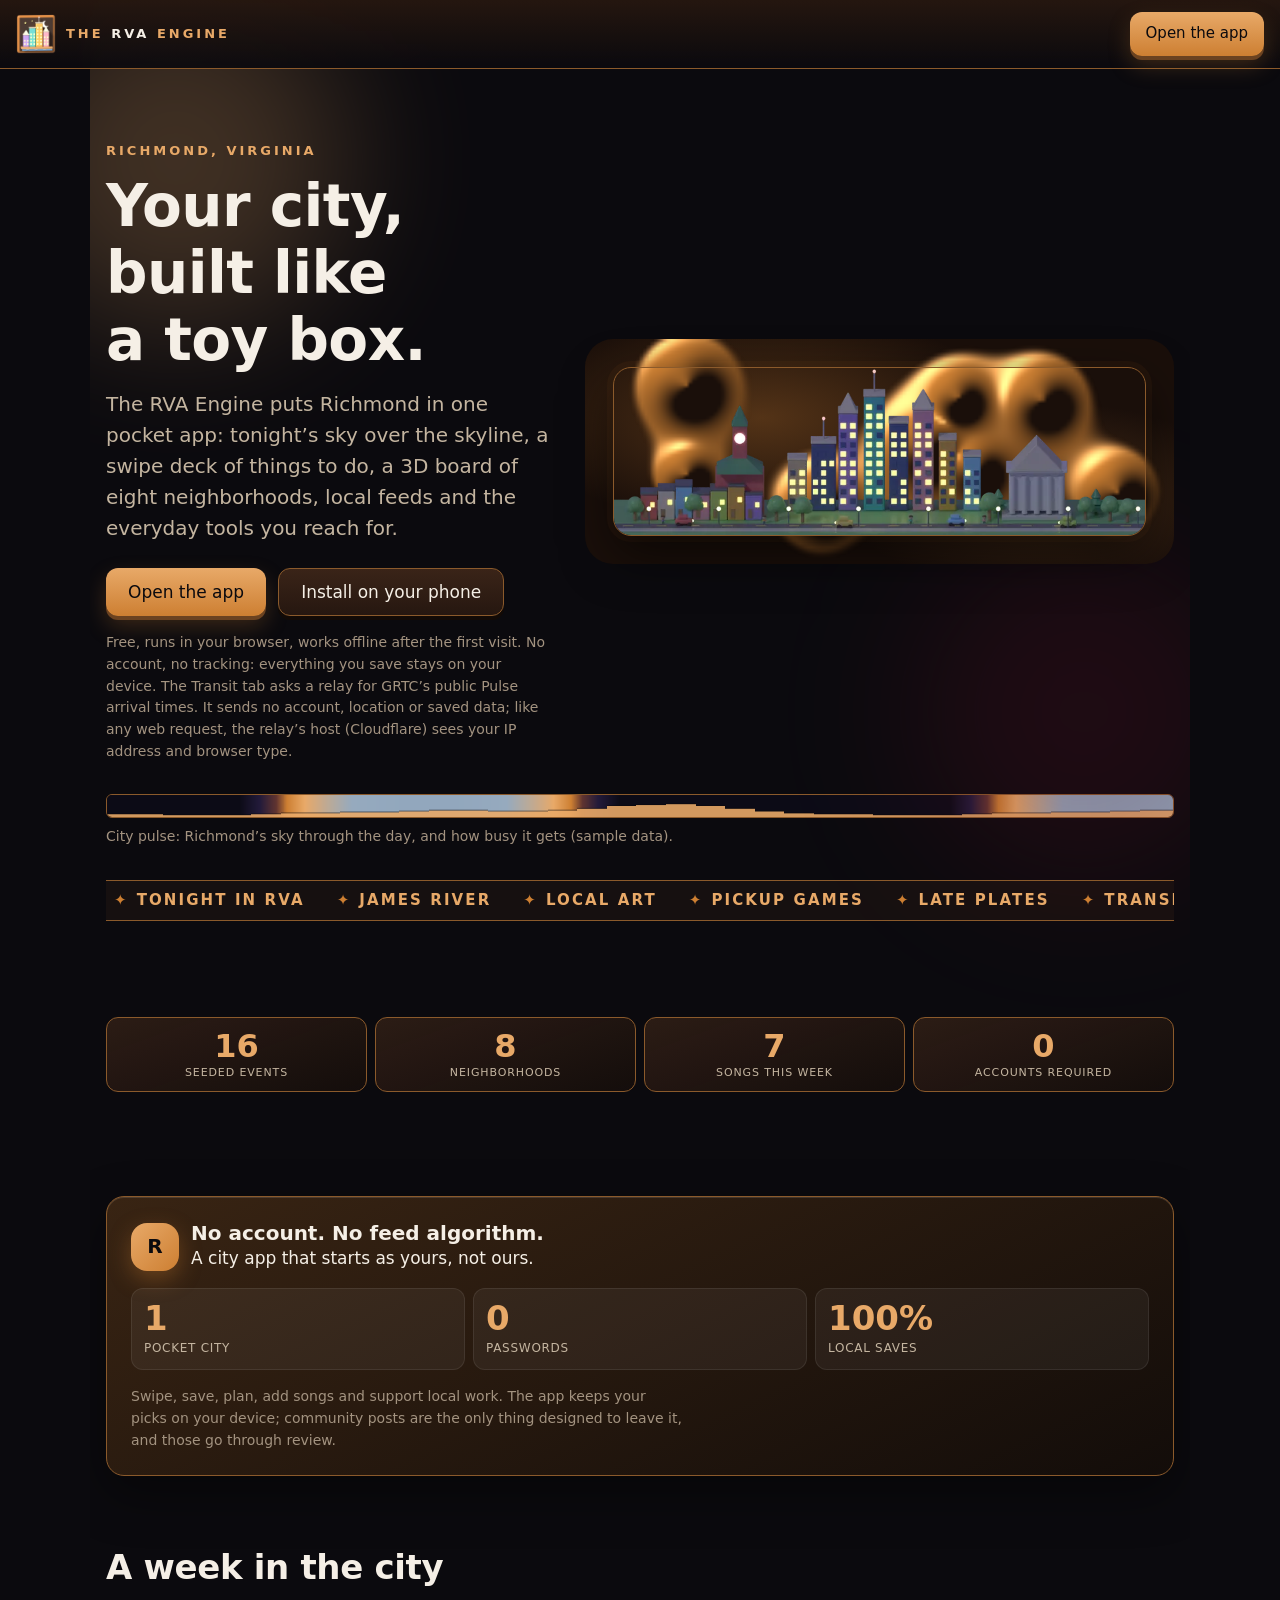
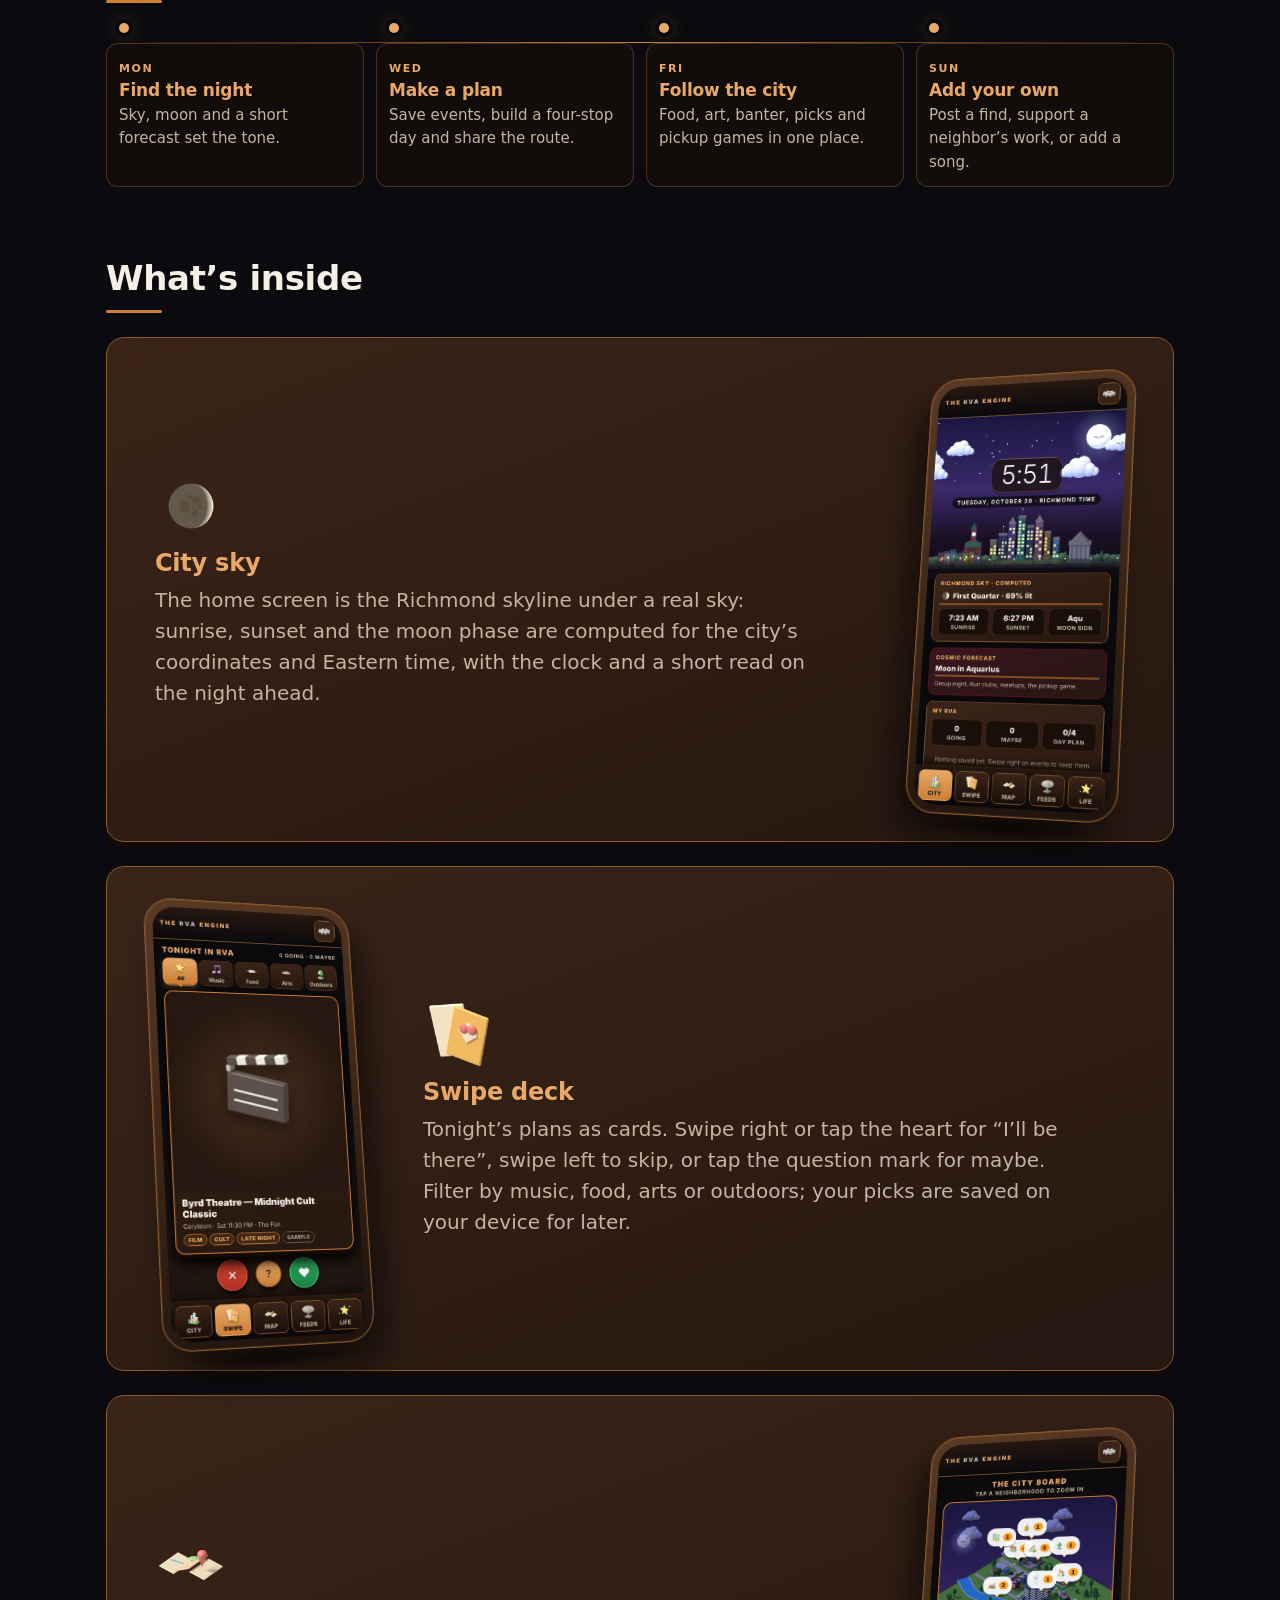
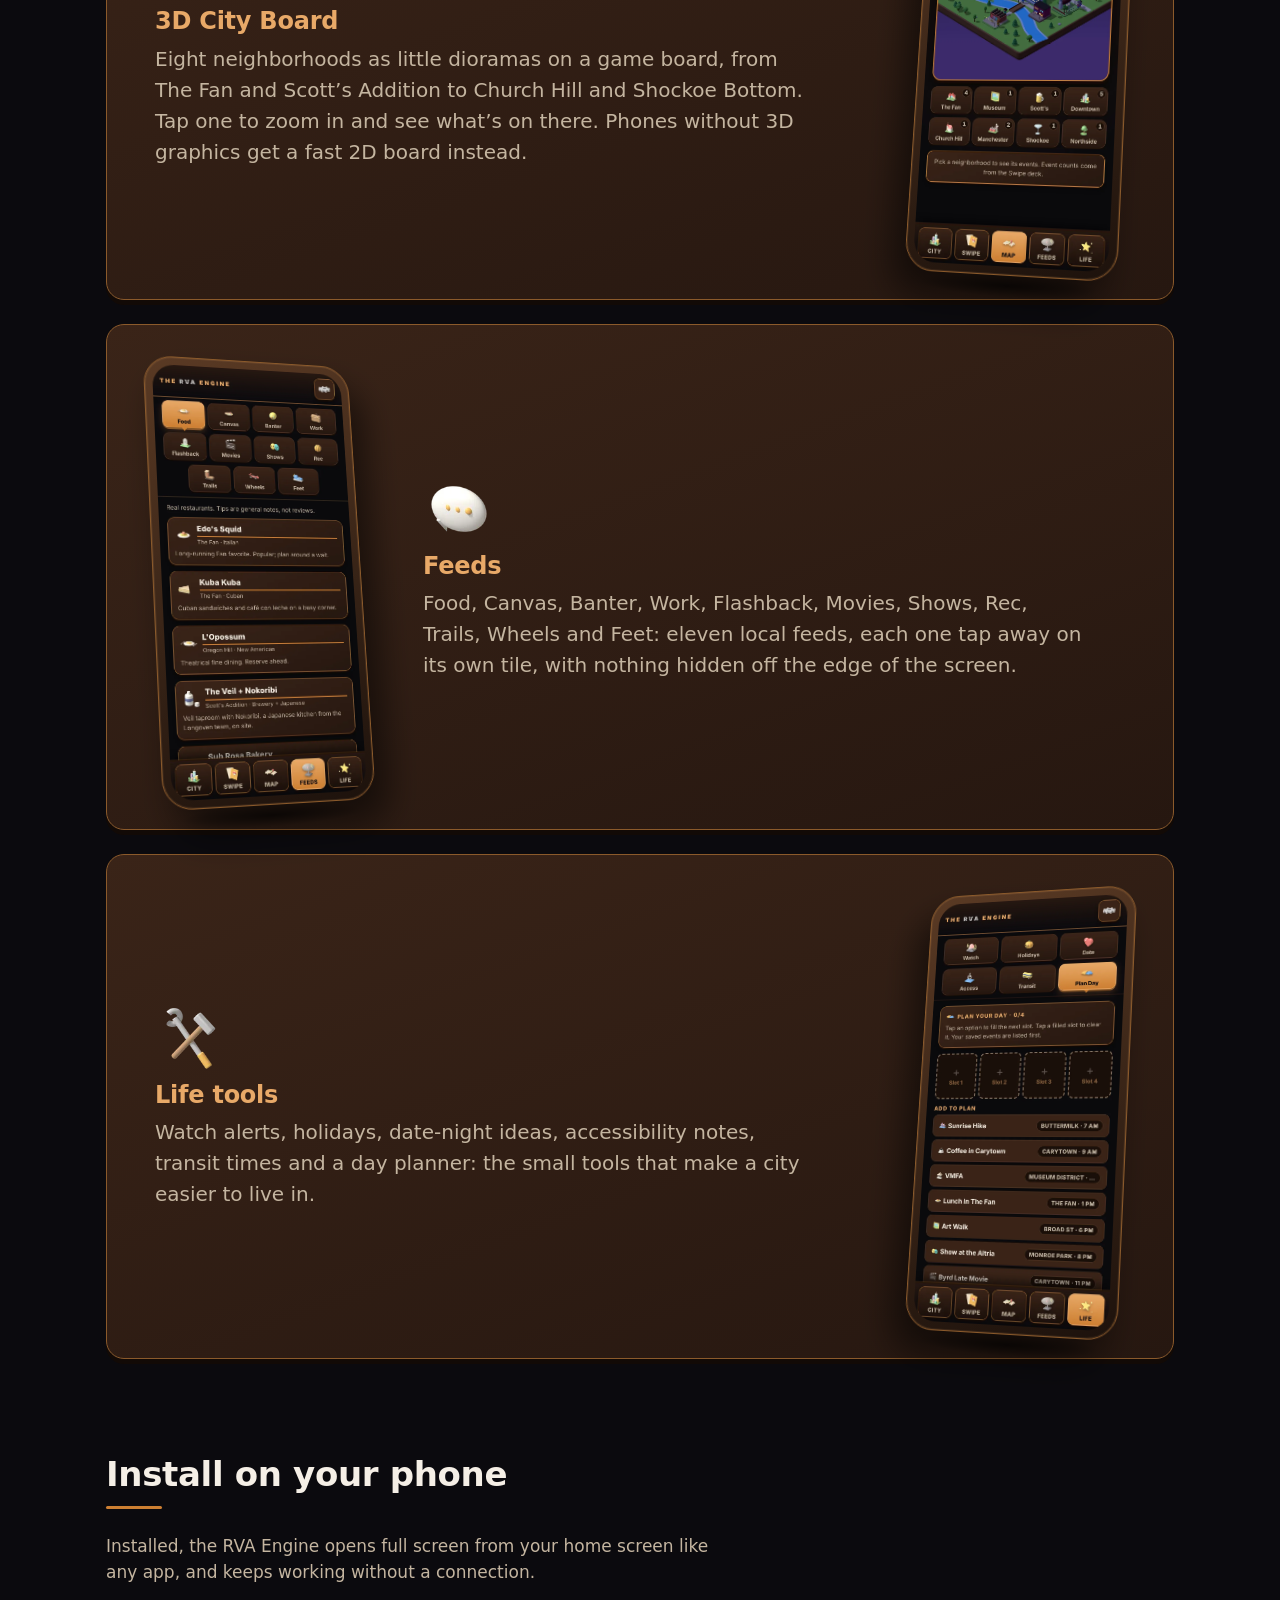
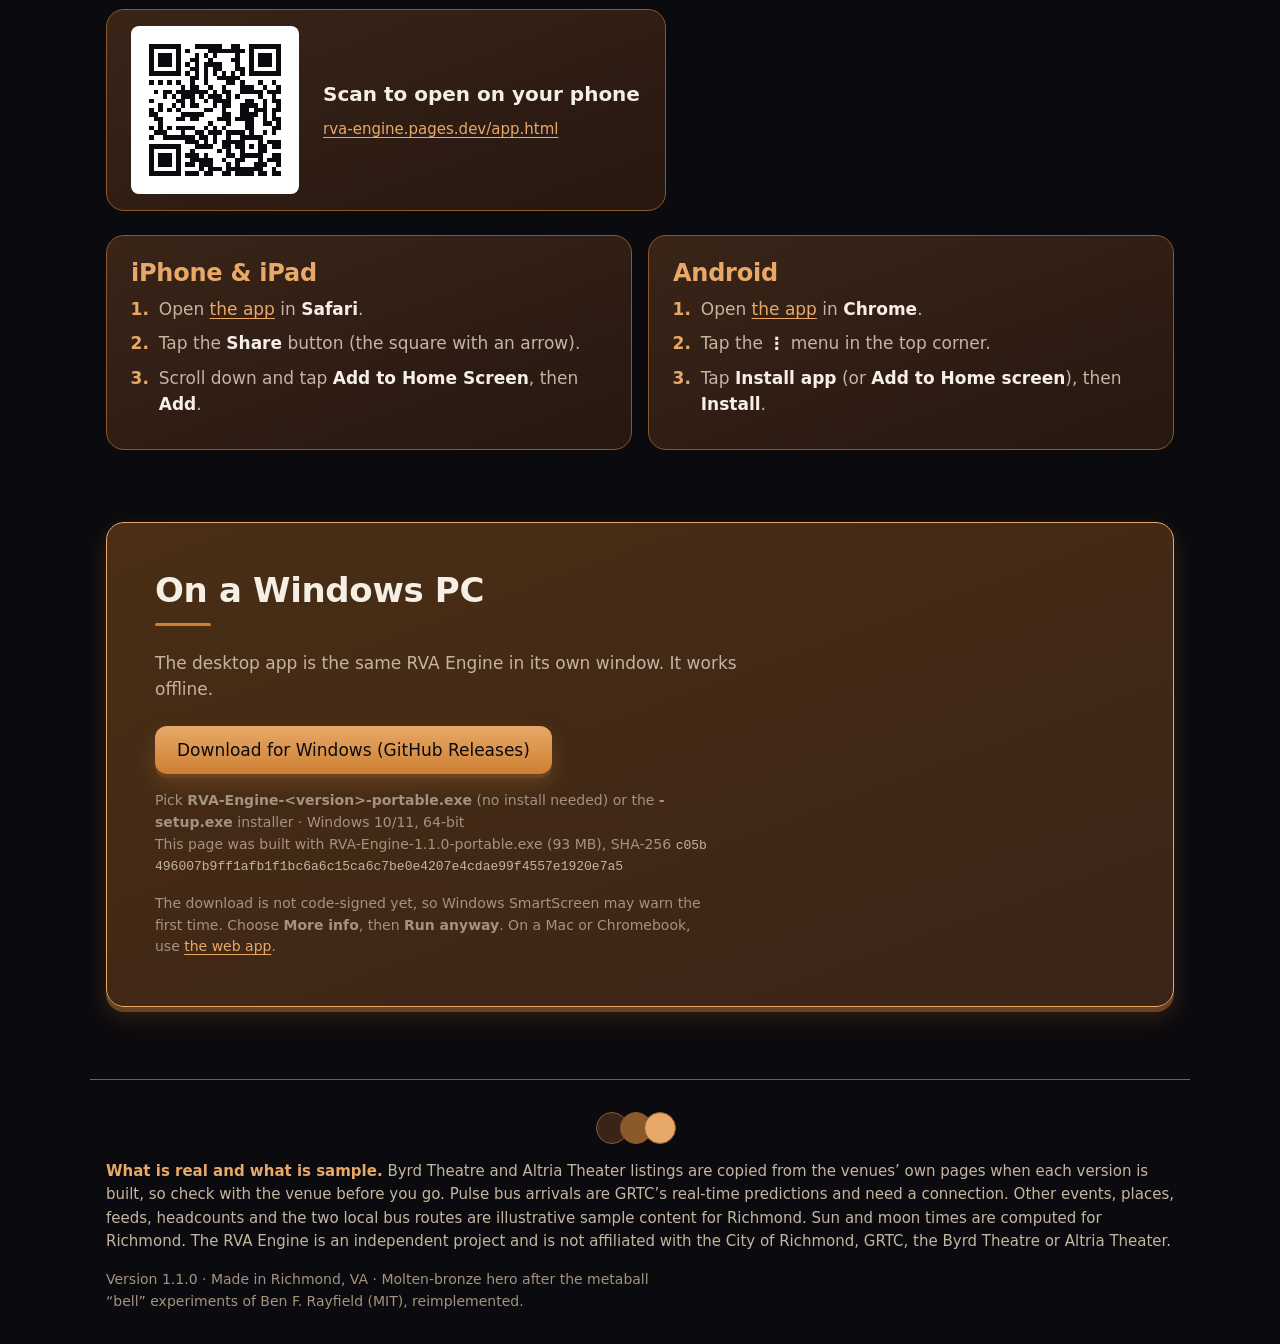
<file: index.html>
<!doctype html>
<html lang="en">
<head>
<meta charset="utf-8">
<meta name="viewport" content="width=device-width,initial-scale=1,viewport-fit=cover">
<title>The RVA Engine</title>
<meta name="description" content="Richmond, VA in one pocket app: a live sun-and-moon city sky, a swipe deck of things to do tonight, a 3D board of eight neighborhoods, local feeds and everyday life tools.">
<meta name="theme-color" content="#0B0A0E">
<meta name="color-scheme" content="dark">
<link rel="stylesheet" href="site.css">
<link rel="manifest" href="manifest.webmanifest">
<link rel="icon" href="favicon.ico" sizes="16x16 32x32 48x48">
<link rel="icon" type="image/png" sizes="192x192" href="icons/icon-192.png">
<link rel="apple-touch-icon" href="icons/apple-touch-icon.png">
<meta name="apple-mobile-web-app-capable" content="yes">
<meta name="mobile-web-app-capable" content="yes">
<meta name="apple-mobile-web-app-title" content="RVA Engine">
<meta name="apple-mobile-web-app-status-bar-style" content="black-translucent">
<meta property="og:type" content="website">
<meta property="og:site_name" content="The RVA Engine">
<meta property="og:title" content="The RVA Engine">
<meta property="og:description" content="Richmond, VA in one pocket app: a live sun-and-moon city sky, a swipe deck of things to do tonight, a 3D board of eight neighborhoods, local feeds and everyday life tools.">
<meta property="og:url" content="https://rva-engine.pages.dev/">
<link rel="canonical" href="https://rva-engine.pages.dev/">
<meta property="og:image" content="https://rva-engine.pages.dev/img/og-card.png">
<meta property="og:image:width" content="1200"><meta property="og:image:height" content="630">
<meta property="og:image:alt" content="A toy-3D Richmond skyline at night with The RVA Engine badge">
<meta name="twitter:card" content="summary_large_image">
<meta name="twitter:title" content="The RVA Engine">
<meta name="twitter:description" content="Richmond, VA in one pocket app: a live sun-and-moon city sky, a swipe deck of things to do tonight, a 3D board of eight neighborhoods, local feeds and everyday life tools.">
<meta name="twitter:image" content="https://rva-engine.pages.dev/img/og-card.png">
</head>
<body>
<a class="skip" href="#main">Skip to content</a>
<header class="bar">
  <a class="logo" href="./" aria-label="The RVA Engine home"><img src="icons/icon-192.png" width="40" height="40" alt=""><span>The <b>RVA</b> Engine</span></a>
  <a class="btn sm" href="app.html">Open the app</a>
</header>

<main id="main">
  <section class="hero">
    <div class="hero-glow hero-glow-a" aria-hidden="true"></div>
    <div class="hero-glow hero-glow-b" aria-hidden="true"></div>
    <div class="hero-copy">
      <p class="eyebrow">Richmond, Virginia</p>
      <h1>Your city, built like a toy box.</h1>
      <p class="lede">The RVA Engine puts Richmond in one pocket app: tonight&rsquo;s sky over the skyline, a swipe deck of things to do, a 3D board of eight neighborhoods, local feeds and the everyday tools you reach for.</p>
      <div class="ctas">
        <a class="btn" href="app.html">Open the app</a>
        <a class="btn ghost" href="#install">Install on your phone</a>
      </div>
      <p class="fine">Free, runs in your browser, works offline after the first visit. No account, no tracking: everything you save stays on your device. The Transit tab asks a relay for GRTC&rsquo;s public Pulse arrival times. It sends no account, location or saved data; like any web request, the relay&rsquo;s host (Cloudflare) sees your IP address and browser type.</p>
    </div>
    <div class="hero-art">
      <canvas class="molten" width="160" height="90" aria-hidden="true"></canvas>
      <picture>
        <source type="image/webp" srcset="img/skyline-night-800.webp 800w, img/skyline-night-1600.webp 1600w" sizes="(min-width: 960px) 560px, 100vw">
        <img src="img/skyline-night-800.webp" width="800" height="251" alt="A toy-3D Richmond skyline at night beside the James River, rendered in Blender">
      </picture>
    </div>
  </section>

  <figure class="pulse">
    <canvas id="pulse" height="24" role="img" aria-label="City pulse: Richmond's sky color through the day, with bronze bars for how busy each hour gets (sample data)"></canvas>
    <figcaption>City pulse: Richmond&rsquo;s sky through the day, and how busy it gets (sample data).</figcaption>
  </figure>

  <div class="marquee" aria-label="What the RVA Engine covers">
    <div class="marquee-track">
      <span>TONIGHT IN RVA</span><span>JAMES RIVER</span><span>LOCAL ART</span><span>PICKUP GAMES</span><span>LATE PLATES</span><span>TRANSIT</span><span>RICHMOND HISTORY</span>
      <span>TONIGHT IN RVA</span><span>JAMES RIVER</span><span>LOCAL ART</span><span>PICKUP GAMES</span><span>LATE PLATES</span><span>TRANSIT</span><span>RICHMOND HISTORY</span>
    </div>
  </div>

  <section class="stats" aria-label="RVA Engine at a glance">
    <div class="stat"><b class="stat-n">16</b><span>seeded events</span></div>
    <div class="stat"><b class="stat-n">8</b><span>neighborhoods</span></div>
    <div class="stat"><b class="stat-n">7</b><span>songs this week</span></div>
    <div class="stat"><b class="stat-n">0</b><span>accounts required</span></div>
  </section>

  <section class="no-account" aria-labelledby="noacct">
    <div class="noacct-card">
      <div class="profile-head"><div class="profile-avatar" aria-hidden="true">R</div><div class="grow"><div class="profile-name">No account. No feed algorithm.</div><div class="den t-2xs">A city app that starts as yours, not ours.</div></div></div>
      <div class="profile-stats"><div><b>1</b><span>pocket city</span></div><div><b>0</b><span>passwords</span></div><div><b>100%</b><span>local saves</span></div></div>
      <p class="fine">Swipe, save, plan, add songs and support local work. The app keeps your picks on your device; community posts are the only thing designed to leave it, and those go through review.</p>
    </div>
  </section>

  <section class="timeline" aria-labelledby="week">
    <h2 id="week">A week in the city</h2>
    <div class="timeline-track">
      <article class="timeline-item"><span class="tl-dot" aria-hidden="true"></span><p class="tl-day">MON</p><h3>Find the night</h3><p>Sky, moon and a short forecast set the tone.</p></article>
      <article class="timeline-item"><span class="tl-dot" aria-hidden="true"></span><p class="tl-day">WED</p><h3>Make a plan</h3><p>Save events, build a four-stop day and share the route.</p></article>
      <article class="timeline-item"><span class="tl-dot" aria-hidden="true"></span><p class="tl-day">FRI</p><h3>Follow the city</h3><p>Food, art, banter, picks and pickup games in one place.</p></article>
      <article class="timeline-item"><span class="tl-dot" aria-hidden="true"></span><p class="tl-day">SUN</p><h3>Add your own</h3><p>Post a find, support a neighbor’s work, or add a song.</p></article>
    </div>
  </section>



  <section class="features" aria-labelledby="what">
    <h2 id="what">What&rsquo;s inside</h2>
    <div class="feature">
      <div class="f-copy"><img class="f-ic" src="img/ic-sky.webp" width="56" height="56" alt=""><h3>City sky</h3>
        <p>The home screen is the Richmond skyline under a real sky: sunrise, sunset and the moon phase are computed for the city&rsquo;s coordinates and Eastern time, with the clock and a short read on the night ahead.</p></div>
      <figure class="phone"><img src="img/shot-home.webp" width="390" height="844" loading="lazy" decoding="async" alt="Home screen: the Richmond skyline under the live sun and moon, with the clock and tonight&#x27;s sky"></figure>
    </div>
    <div class="feature">
      <div class="f-copy"><img class="f-ic" src="img/ic-swipe.webp" width="56" height="56" alt=""><h3>Swipe deck</h3>
        <p>Tonight&rsquo;s plans as cards. Swipe right or tap the heart for &ldquo;I&rsquo;ll be there&rdquo;, swipe left to skip, or tap the question mark for maybe. Filter by music, food, arts or outdoors; your picks are saved on your device for later.</p></div>
      <figure class="phone"><img src="img/shot-swipe.webp" width="390" height="844" loading="lazy" decoding="async" alt="Swipe screen: an event card with yes, maybe and no buttons"></figure>
    </div>
    <div class="feature">
      <div class="f-copy"><img class="f-ic" src="img/ic-map.webp" width="56" height="56" alt=""><h3>3D City Board</h3>
        <p>Eight neighborhoods as little dioramas on a game board, from The Fan and Scott&rsquo;s Addition to Church Hill and Shockoe Bottom. Tap one to zoom in and see what&rsquo;s on there. Phones without 3D graphics get a fast 2D board instead.</p></div>
      <figure class="phone"><img src="img/shot-map.webp" width="390" height="844" loading="lazy" decoding="async" alt="Map screen: eight toy-3D neighborhood dioramas on a board"></figure>
    </div>
    <div class="feature">
      <div class="f-copy"><img class="f-ic" src="img/ic-feeds.webp" width="56" height="56" alt=""><h3>Feeds</h3>
        <p>Food, Canvas, Banter, Work, Flashback, Movies, Shows, Rec, Trails, Wheels and Feet: eleven local feeds, each one tap away on its own tile, with nothing hidden off the edge of the screen.</p></div>
      <figure class="phone"><img src="img/shot-feeds.webp" width="390" height="844" loading="lazy" decoding="async" alt="Feeds screen: food, art and local news tiles"></figure>
    </div>
    <div class="feature">
      <div class="f-copy"><img class="f-ic" src="img/ic-life.webp" width="56" height="56" alt=""><h3>Life tools</h3>
        <p>Watch alerts, holidays, date-night ideas, accessibility notes, transit times and a day planner: the small tools that make a city easier to live in.</p></div>
      <figure class="phone"><img src="img/shot-life.webp" width="390" height="844" loading="lazy" decoding="async" alt="Life screen: holidays, transit, accessibility and plan tools"></figure>
    </div>
  </section>

  <section id="install" class="install" aria-labelledby="inst">
    <h2 id="inst">Install on your phone</h2>
    <p class="lede sm">Installed, the RVA Engine opens full screen from your home screen like any app, and keeps working without a connection.</p>
    <p class="native" hidden><button class="btn" type="button" id="installBtn">Install the app</button></p>
    <figure class="qr"><svg class="qr-code" viewBox="0 0 37 37" width="168" height="168" role="img" aria-labelledby="qrT" shape-rendering="crispEdges"><title id="qrT">QR code for the app</title><rect width="37" height="37" fill="#fff"/><path fill="#0B0A0E" d="M4 4h7v1h-7zM14 4h6v1h-6zM22 4h2v1h-2zM26 4h7v1h-7zM4 5h1v1h-1zM10 5h1v1h-1zM12 5h1v1h-1zM17 5h8v1h-8zM26 5h1v1h-1zM32 5h1v1h-1zM4 6h1v1h-1zM6 6h3v1h-3zM10 6h1v1h-1zM14 6h1v1h-1zM16 6h1v1h-1zM18 6h1v1h-1zM23 6h1v1h-1zM26 6h1v1h-1zM28 6h3v1h-3zM32 6h1v1h-1zM4 7h1v1h-1zM6 7h3v1h-3zM10 7h1v1h-1zM13 7h2v1h-2zM17 7h1v1h-1zM22 7h2v1h-2zM26 7h1v1h-1zM28 7h3v1h-3zM32 7h1v1h-1zM4 8h1v1h-1zM6 8h3v1h-3zM10 8h1v1h-1zM12 8h1v1h-1zM14 8h1v1h-1zM16 8h4v1h-4zM23 8h1v1h-1zM26 8h1v1h-1zM28 8h3v1h-3zM32 8h1v1h-1zM4 9h1v1h-1zM10 9h1v1h-1zM13 9h2v1h-2zM16 9h1v1h-1zM18 9h2v1h-2zM23 9h2v1h-2zM26 9h1v1h-1zM32 9h1v1h-1zM4 10h7v1h-7zM12 10h1v1h-1zM14 10h1v1h-1zM16 10h1v1h-1zM18 10h1v1h-1zM20 10h1v1h-1zM22 10h1v1h-1zM24 10h1v1h-1zM26 10h7v1h-7zM13 11h2v1h-2zM16 11h1v1h-1zM19 11h5v1h-5zM4 12h1v1h-1zM6 12h1v1h-1zM8 12h1v1h-1zM10 12h1v1h-1zM13 12h1v1h-1zM16 12h1v1h-1zM21 12h2v1h-2zM24 12h1v1h-1zM28 12h1v1h-1zM31 12h1v1h-1zM11 13h1v1h-1zM13 13h2v1h-2zM17 13h1v1h-1zM20 13h1v1h-1zM24 13h3v1h-3zM29 13h1v1h-1zM32 13h1v1h-1zM5 14h1v1h-1zM7 14h2v1h-2zM10 14h7v1h-7zM18 14h1v1h-1zM20 14h2v1h-2zM24 14h5v1h-5zM30 14h3v1h-3zM7 15h1v1h-1zM9 15h1v1h-1zM11 15h3v1h-3zM15 15h1v1h-1zM17 15h3v1h-3zM21 15h1v1h-1zM23 15h1v1h-1zM28 15h1v1h-1zM31 15h1v1h-1zM4 16h1v1h-1zM10 16h2v1h-2zM13 16h1v1h-1zM16 16h1v1h-1zM18 16h4v1h-4zM25 16h2v1h-2zM29 16h1v1h-1zM31 16h2v1h-2zM6 17h1v1h-1zM9 17h1v1h-1zM11 17h1v1h-1zM13 17h2v1h-2zM18 17h1v1h-1zM20 17h2v1h-2zM24 17h4v1h-4zM29 17h1v1h-1zM32 17h1v1h-1zM4 18h1v1h-1zM6 18h1v1h-1zM8 18h1v1h-1zM10 18h1v1h-1zM16 18h2v1h-2zM20 18h1v1h-1zM24 18h2v1h-2zM27 18h3v1h-3zM31 18h2v1h-2zM4 19h2v1h-2zM11 19h5v1h-5zM20 19h2v1h-2zM24 19h4v1h-4zM29 19h1v1h-1zM31 19h1v1h-1zM5 20h2v1h-2zM10 20h2v1h-2zM13 20h2v1h-2zM19 20h3v1h-3zM23 20h4v1h-4zM29 20h1v1h-1zM31 20h2v1h-2zM6 21h1v1h-1zM17 21h1v1h-1zM21 21h1v1h-1zM25 21h2v1h-2zM29 21h2v1h-2zM32 21h1v1h-1zM4 22h1v1h-1zM6 22h1v1h-1zM8 22h1v1h-1zM10 22h4v1h-4zM16 22h1v1h-1zM18 22h1v1h-1zM20 22h1v1h-1zM25 22h2v1h-2zM31 22h2v1h-2zM5 23h3v1h-3zM11 23h1v1h-1zM14 23h2v1h-2zM17 23h3v1h-3zM21 23h4v1h-4zM26 23h1v1h-1zM29 23h1v1h-1zM31 23h1v1h-1zM4 24h1v1h-1zM7 24h7v1h-7zM15 24h2v1h-2zM18 24h1v1h-1zM21 24h1v1h-1zM24 24h5v1h-5zM12 25h3v1h-3zM16 25h1v1h-1zM18 25h1v1h-1zM20 25h5v1h-5zM28 25h1v1h-1zM30 25h3v1h-3zM4 26h7v1h-7zM14 26h4v1h-4zM20 26h2v1h-2zM23 26h2v1h-2zM26 26h1v1h-1zM28 26h2v1h-2zM31 26h2v1h-2zM4 27h1v1h-1zM10 27h1v1h-1zM13 27h1v1h-1zM19 27h1v1h-1zM21 27h1v1h-1zM24 27h1v1h-1zM28 27h2v1h-2zM4 28h1v1h-1zM6 28h3v1h-3zM10 28h1v1h-1zM12 28h3v1h-3zM16 28h1v1h-1zM21 28h2v1h-2zM24 28h5v1h-5zM31 28h2v1h-2zM4 29h1v1h-1zM6 29h3v1h-3zM10 29h1v1h-1zM13 29h5v1h-5zM20 29h1v1h-1zM23 29h2v1h-2zM28 29h1v1h-1zM30 29h3v1h-3zM4 30h1v1h-1zM6 30h3v1h-3zM10 30h1v1h-1zM12 30h2v1h-2zM15 30h3v1h-3zM21 30h1v1h-1zM23 30h1v1h-1zM27 30h3v1h-3zM32 30h1v1h-1zM4 31h1v1h-1zM10 31h1v1h-1zM15 31h1v1h-1zM17 31h3v1h-3zM21 31h8v1h-8zM31 31h1v1h-1zM4 32h7v1h-7zM12 32h3v1h-3zM16 32h2v1h-2zM20 32h2v1h-2zM23 32h4v1h-4zM28 32h2v1h-2zM31 32h2v1h-2z"/></svg><figcaption><b>Scan to open on your phone</b><a href="https://rva-engine.pages.dev/app.html">rva-engine.pages.dev/app.html</a></figcaption></figure>
    <div class="cards">
      <article class="card" data-os="ios">
        <h3>iPhone &amp; iPad</h3>
        <ol>
          <li>Open <a href="app.html">the app</a> in <b>Safari</b>.</li>
          <li>Tap the <b>Share</b> button (the square with an arrow).</li>
          <li>Scroll down and tap <b>Add to Home Screen</b>, then <b>Add</b>.</li>
        </ol>
      </article>
      <article class="card" data-os="android">
        <h3>Android</h3>
        <ol>
          <li>Open <a href="app.html">the app</a> in <b>Chrome</b>.</li>
          <li>Tap the <b>&#8942;</b> menu in the top corner.</li>
          <li>Tap <b>Install app</b> (or <b>Add to Home screen</b>), then <b>Install</b>.</li>
        </ol>
      </article>
    </div>
  </section>

  <section id="windows" class="windows" aria-labelledby="win">
    <div>
      <h2 id="win">On a Windows PC</h2>
      <p class="lede sm">The desktop app is the same RVA Engine in its own window. It works offline.</p>
      <a class="btn" href="https://github.com/amonrayford-ai/rva-engine/releases/latest" rel="noopener">Download for Windows (GitHub Releases)</a><p class="fine">Pick <b>RVA-Engine-&lt;version&gt;-portable.exe</b> (no install needed) or the <b>-setup.exe</b> installer &middot; Windows 10/11, 64-bit<br>This page was built with RVA-Engine-1.1.0-portable.exe (93 MB), SHA-256 <code>c05b496007b9ff1afb1f1bc6a6c15ca6c7be0e4207e4cdae99f4557e1920e7a5</code></p>
      <p class="fine">The download is not code-signed yet, so Windows SmartScreen may warn the first time. Choose <b>More info</b>, then <b>Run anyway</b>. On a Mac or Chromebook, use <a href="app.html">the web app</a>.</p>
    </div>
  </section>
</main>

<footer class="foot">
  <div class="footer-mark" aria-hidden="true"><span></span><span></span><span></span></div>
  <p><b>What is real and what is sample.</b> Byrd Theatre and Altria Theater listings are copied from the venues&rsquo; own pages when each version is built, so check with the venue before you go. Pulse bus arrivals are GRTC&rsquo;s real-time predictions and need a connection. Other events, places, feeds, headcounts and the two local bus routes are illustrative sample content for Richmond. Sun and moon times are computed for Richmond. The RVA Engine is an independent project and is not affiliated with the City of Richmond, GRTC, the Byrd Theatre or Altria Theater.</p>
  <p class="fine">Version 1.1.0 &middot; Made in Richmond, VA &middot; Molten-bronze hero after the metaball &ldquo;bell&rdquo; experiments of Ben F. Rayfield (MIT), reimplemented.</p>
</footer>
<script>window.RVA_CHIP=function(msg,label,fn){var o=document.querySelector('.rva-chip');if(o)o.remove();var c=document.createElement('div');c.className='rva-chip';c.setAttribute('role','status');var t=document.createElement('span');t.textContent=msg;var b=document.createElement('button');b.type='button';b.textContent=label;b.onclick=fn;var x=document.createElement('button');x.type='button';x.className='x';x.setAttribute('aria-label','Dismiss');x.textContent='✕';x.onclick=function(){c.remove();};c.appendChild(t);c.appendChild(b);c.appendChild(x);document.body.appendChild(c);};(function(){if(!('serviceWorker' in navigator)||!/^https?:$/.test(location.protocol))return;var asked=false;
addEventListener('load',function(){navigator.serviceWorker.register('sw.js').then(function(reg){
function offer(w){if(!w||!navigator.serviceWorker.controller)return;window.RVA_CHIP&&RVA_CHIP('A new version is ready','Update',function(){asked=true;w.postMessage('skipWaiting');});}
offer(reg.waiting);reg.addEventListener('updatefound',function(){var w=reg.installing;w&&w.addEventListener('statechange',function(){if(w.state==='installed')offer(w);});});
}).catch(function(){});});
navigator.serviceWorker.addEventListener('controllerchange',function(){if(asked){asked=false;location.reload();}});})();</script>
<script>
(function(){
  var ua=navigator.userAgent,os=/iPhone|iPad|iPod/.test(ua)||(/Macintosh/.test(ua)&&navigator.maxTouchPoints>1)?'ios':/Android/.test(ua)?'android':'';
  if(os){var c=document.querySelector('.card[data-os='+os+']');if(c){c.classList.add('mine');c.parentNode.insertBefore(c,c.parentNode.firstChild);}}
  var deferred=null,wrap=document.querySelector('.install .native');
  addEventListener('beforeinstallprompt',function(e){e.preventDefault();deferred=e;wrap.hidden=false;});
  document.getElementById('installBtn').addEventListener('click',function(){if(!deferred)return;deferred.prompt();deferred.userChoice.then(function(){deferred=null;wrap.hidden=true;});});
  addEventListener('appinstalled',function(){wrap.hidden=true;});
})();
</script>
<script>
/* WS2 molten-bronze hero: a cut-down 2D metaball ("bell") field in raw WebGL1 (no three.js), rendered at <=160 px wide
   and upscaled by CSS (DPR <= 1), mediump, 30 fps cap. Starts after load, pauses when off-screen or the tab is hidden,
   never runs under prefers-reduced-motion or without WebGL (the static skyline picture and CSS glow stay). Fresh code;
   the idea follows Ben F. Rayfield's MIT-licensed bell raymarch experiments. */
(function(){
  var cv=document.querySelector('.molten'),rm=window.matchMedia&&matchMedia('(prefers-reduced-motion: reduce)');
  if(!cv||(rm&&rm.matches))return;
  var gl,prog,uB,uA,N=8,raf=0,last=0,t0=0,seen=true,dead=false,asp=16/9,B=new Float32Array(N*3);
  var SEED=[[.14,.68,.9,1.3,.2],[.3,.3,1.7,.8,.16],[.5,.6,.6,1.1,.19],[.7,.35,1.2,.7,.15],
            [.87,.66,.8,1.5,.2],[.24,.48,1.4,.6,.13],[.62,.78,1.1,1.2,.13],[.82,.2,.7,1.6,.15]];
  function sh(t,src){var s=gl.createShader(t);gl.shaderSource(s,src);gl.compileShader(s);return gl.getShaderParameter(s,gl.COMPILE_STATUS)?s:null;}
  function size(){var w=cv.clientWidth||1,h=cv.clientHeight||1,bw=Math.max(32,Math.min(160,Math.round(w)));
    cv.width=bw;cv.height=Math.max(18,Math.round(bw*h/w));asp=w/h;if(gl)gl.viewport(0,0,cv.width,cv.height);}
  function frame(now){raf=0;if(dead||!seen||document.hidden)return;raf=requestAnimationFrame(frame);
    if(now-last<33)return;last=now;var t=(now-t0)/1000;
    for(var i=0;i<N;i++){var s=SEED[i];B[i*3]=(s[0]+.1*Math.sin(t*.21*s[2]+i))*asp;B[i*3+1]=s[1]+.12*Math.cos(t*.17*s[3]+i*1.7);B[i*3+2]=s[4]*(1+.12*Math.sin(t*.5+i));}
    gl.uniform3fv(uB,B);gl.uniform1f(uA,asp);gl.drawArrays(gl.TRIANGLES,0,3);}
  function go(){if(!raf&&!dead&&seen&&!document.hidden)raf=requestAnimationFrame(frame);}
  function stop(){if(raf)cancelAnimationFrame(raf);raf=0;}
  function start(){
    try{gl=cv.getContext('webgl',{alpha:true,antialias:false,depth:false,stencil:false,premultipliedAlpha:true,powerPreference:'low-power'});}catch(e){}
    if(!gl)return;
    var vs=sh(gl.VERTEX_SHADER,'attribute vec2 p;varying vec2 v;void main(){v=p*.5+.5;gl_Position=vec4(p,0.,1.);}');
    var fs=sh(gl.FRAGMENT_SHADER,'precision mediump float;varying vec2 v;uniform vec3 b['+N+'];uniform float asp;'+
      'void main(){vec2 q=vec2(v.x*asp,v.y);float f=0.;vec2 g=vec2(0.);'+
      'for(int i=0;i<'+N+';i++){vec2 d=q-b[i].xy;float dd=dot(d,d)+.0004;float k=b[i].z*b[i].z/dd;f+=k;g-=2.*k*d/dd;}'+
      'float a=smoothstep(.85,1.2,f);vec3 n=normalize(vec3(-g*.05,1.));'+
      'float l=max(dot(n,normalize(vec3(-.45,.55,.7))),0.);float s=pow(max(dot(n,normalize(vec3(-.2,.3,1.))),0.),28.);'+
      'vec3 c=mix(vec3(.10,.06,.04),vec3(.80,.50,.20),l)+vec3(.96,.82,.62)*s*.7;gl_FragColor=vec4(c*a,a);}');
    if(!vs||!fs)return;
    prog=gl.createProgram();gl.attachShader(prog,vs);gl.attachShader(prog,fs);gl.linkProgram(prog);
    if(!gl.getProgramParameter(prog,gl.LINK_STATUS))return;
    gl.useProgram(prog);var buf=gl.createBuffer();gl.bindBuffer(gl.ARRAY_BUFFER,buf);
    gl.bufferData(gl.ARRAY_BUFFER,new Float32Array([-1,-1,3,-1,-1,3]),gl.STATIC_DRAW);
    var ap=gl.getAttribLocation(prog,'p');gl.enableVertexAttribArray(ap);gl.vertexAttribPointer(ap,2,gl.FLOAT,false,0,0);
    uB=gl.getUniformLocation(prog,'b');uA=gl.getUniformLocation(prog,'asp');gl.clearColor(0,0,0,0);
    size();t0=performance.now();cv.classList.add('on');window.RVA_HERO='on';
    cv.addEventListener('webglcontextlost',function(e){e.preventDefault();dead=true;stop();cv.classList.remove('on');window.RVA_HERO='lost';});
    if('IntersectionObserver' in window)new IntersectionObserver(function(es){seen=es[0].isIntersecting;seen?go():stop();}).observe(cv);
    document.addEventListener('visibilitychange',function(){document.hidden?stop():go();});
    var rt;addEventListener('resize',function(){clearTimeout(rt);rt=setTimeout(size,150);});
    if(rm&&rm.addEventListener)rm.addEventListener('change',function(){if(rm.matches){dead=true;stop();cv.classList.remove('on');}});
    go();
  }
  window.RVA_HERO_STATE=function(){return {running:!!raf,seen:seen,dead:dead,w:cv.width,h:cv.height};};
  if(document.readyState==='complete')start();else addEventListener('load',function(){setTimeout(start,0);});
})();

/* WS3 city pulse ribbon: one new 1 px column per second, colored by the sun's altitude over Richmond (fresh NOAA-style
   approximation) with bronze bars for sample event density by hour. Each column steps the clock forward, so the strip
   flows through day and night. Paused when off-screen or hidden; under reduced motion it draws one static day. */
(function(){
  var cv=document.getElementById('pulse');if(!cv||!cv.getContext)return;
  var ctx=cv.getContext('2d'),LAT=37.5407*Math.PI/180,LON=-77.436,H=24,W=0,step=0,t=0,timer=0,seen=true;
  var rm=window.matchMedia&&matchMedia('(prefers-reduced-motion: reduce)').matches;
  var DENS=[.15,.1,.05,.03,.02,.03,.08,.15,.2,.22,.25,.35,.45,.38,.3,.32,.4,.6,.8,.95,1,.85,.6,.3];   // sample data
  var fmt=null;try{fmt=new Intl.DateTimeFormat('en-US',{timeZone:'America/New_York',hour:'numeric',hourCycle:'h23'});}catch(e){}
  function hourRVA(ms){var d=new Date(ms);if(fmt){var h=parseInt(fmt.format(d),10);if(!isNaN(h))return h%24;}return d.getHours();}
  function alt(ms){var d=new Date(ms),y0=Date.UTC(d.getUTCFullYear(),0,1),doy=Math.floor((ms-y0)/864e5)+1,
    hr=d.getUTCHours()+d.getUTCMinutes()/60,g=2*Math.PI/365*(doy-1+(hr-12)/24),
    eq=229.18*(.000075+.001868*Math.cos(g)-.032077*Math.sin(g)-.014615*Math.cos(2*g)-.040849*Math.sin(2*g)),
    dec=.006918-.399912*Math.cos(g)+.070257*Math.sin(g)-.006758*Math.cos(2*g)+.000907*Math.sin(2*g)-.002697*Math.cos(3*g)+.00148*Math.sin(3*g),
    ha=((hr*60+eq+4*LON)/4-180)*Math.PI/180,
    c=Math.sin(LAT)*Math.sin(dec)+Math.cos(LAT)*Math.cos(dec)*Math.cos(ha);
    return 90-Math.acos(Math.max(-1,Math.min(1,c)))*180/Math.PI;}
  var STOPS=[[-18,[12,11,22]],[-10,[34,26,58]],[-4,[96,52,48]],[0,[205,127,50]],[6,[232,169,104]],[20,[150,170,190]],[90,[120,150,185]]];
  function sky(a){if(a<=STOPS[0][0])return STOPS[0][1];for(var i=1;i<STOPS.length;i++)if(a<=STOPS[i][0]){var p=STOPS[i-1],q=STOPS[i],k=(a-p[0])/(q[0]-p[0]);
    return [0,1,2].map(function(j){return Math.round(p[1][j]+(q[1][j]-p[1][j])*k);});}return STOPS[STOPS.length-1][1];}
  function col(x,ms){var c=sky(alt(ms)),d=DENS[hourRVA(ms)];ctx.fillStyle='rgb('+c+')';ctx.fillRect(x,0,1,H);
    var bh=Math.round(2+d*12);ctx.fillStyle='rgba(232,169,104,.9)';ctx.fillRect(x,H-bh,1,bh);ctx.fillStyle='rgba(11,10,14,.55)';ctx.fillRect(x,H-bh-1,1,1);}
  function fill(){W=cv.width=Math.max(1,Math.round(cv.clientWidth||300));cv.height=H;
    if(rm){var m=new Date();m.setHours(0,0,0,0);var s=m.getTime();for(var x=0;x<W;x++)col(x,s+x*864e5/W);return;}
    step=Math.max(2,2160/W)*6e4;t=Date.now()-(W-1)*step;for(var i=0;i<W;i++)col(i,t+i*step);t+=(W-1)*step;}
  function tick(){t+=step;ctx.drawImage(cv,-1,0);col(W-1,t);}
  function run(){var on=seen&&!document.hidden&&!rm;if(on&&!timer)timer=setInterval(tick,1000);if(!on&&timer){clearInterval(timer);timer=0;}}
  fill();
  window.RVA_PULSE_STATE=function(){return {running:!!timer,w:W,reduced:!!rm};};
  if('IntersectionObserver' in window)new IntersectionObserver(function(es){seen=es[0].isIntersecting;run();}).observe(cv);
  document.addEventListener('visibilitychange',run);
  var rt,lw=cv.clientWidth;addEventListener('resize',function(){clearTimeout(rt);rt=setTimeout(function(){if(cv.clientWidth!==lw){lw=cv.clientWidth;fill();}},200);});
  run();
})();
</script>
</body>
</html>
</file>
<file: site.css>
/* The RVA Engine — landing page. Same warm chocolate/bronze identity as the app. */
:root{
  color-scheme:dark;
  --black:#0B0A0E;--choc:#1A0F0A;--choc-2:#261710;--choc-3:#3A2418;--choc-4:#4A3020;
  --bronze:#CD7F32;--bronze-lt:#E8A968;--bronze-dk:#8B5A2B;
  --text:#F5EFE6;--dim:#C4B5A0;--dim-2:#A39380;
  --r:18px;--r-m:12px;--tap:48px;
  --sp-1:4px;--sp-2:8px;--sp-3:12px;--sp-4:16px;--sp-5:24px;--sp-6:32px;--sp-7:48px;--sp-8:72px;
  --fs-s:15px;--fs-m:17px;--fs-l:20px;--fs-xl:clamp(26px,5vw,34px);--fs-hero:clamp(34px,7.4vw,58px);
  --wrap:1100px;--gutter:max(16px,env(safe-area-inset-left,0px));
}
*{box-sizing:border-box;margin:0;padding:0}
html{overflow-x:clip;background:var(--black);-webkit-text-size-adjust:100%;text-size-adjust:100%;scroll-behavior:smooth}
@media (prefers-reduced-motion:reduce){html{scroll-behavior:auto}*{transition:none!important;animation:none!important}}
body{background:radial-gradient(1200px 600px at 70% -10%,rgba(205,127,50,.16),transparent 60%),var(--black);color:var(--text);
  font:400 var(--fs-m)/1.55 -apple-system,BlinkMacSystemFont,"Segoe UI",system-ui,sans-serif;-webkit-font-smoothing:antialiased;min-height:100vh;overflow-x:hidden}
img{display:block;max-width:100%;height:auto}
a{color:var(--bronze-lt);text-underline-offset:3px}
a:hover{color:var(--text)}
:focus-visible{outline:2px solid var(--bronze-lt);outline-offset:3px;border-radius:6px}
b{font-weight:800}
code{font:13px/1.4 ui-monospace,SFMono-Regular,Consolas,monospace;word-break:break-all;color:var(--dim)}
.skip{position:absolute;left:-999px;top:8px;z-index:10;padding:10px 14px;background:var(--bronze-lt);color:var(--black);border-radius:10px;font-weight:800}
.skip:focus{left:16px}

.bar{position:sticky;top:0;z-index:5;display:flex;align-items:center;justify-content:space-between;gap:var(--sp-3);
  padding:max(10px,env(safe-area-inset-top,0px)) var(--gutter) 10px;background:linear-gradient(180deg,rgba(38,23,16,.96),rgba(11,10,14,.92));
  border-bottom:1px solid var(--bronze-dk);backdrop-filter:blur(8px);-webkit-backdrop-filter:blur(8px)}
.logo{display:flex;align-items:center;gap:10px;text-decoration:none;color:var(--bronze-lt);font-weight:900;font-size:13px;letter-spacing:3px;text-transform:uppercase;min-height:var(--tap)}
.logo img{width:40px;height:40px}
.logo b{color:var(--text)}

.btn{display:inline-flex;align-items:center;justify-content:center;min-height:var(--tap);padding:0 22px;border:0;border-radius:var(--r-m);cursor:pointer;
  background:linear-gradient(180deg,var(--bronze-lt),var(--bronze));color:var(--black);font:800 var(--fs-m)/1 inherit;text-decoration:none;
  box-shadow:0 4px 0 #6b4220,0 10px 22px rgba(205,127,50,.25);transition:transform .08s,box-shadow .08s}
.btn:hover{color:var(--black);filter:brightness(1.06)}
.btn:active{transform:translateY(3px);box-shadow:0 1px 0 #6b4220,0 4px 10px rgba(205,127,50,.2)}
.btn.ghost{background:linear-gradient(180deg,var(--choc-3),var(--choc-2));color:var(--text);border:1.5px solid var(--bronze-dk);box-shadow:0 4px 0 #120a06}
.btn.ghost:hover{color:var(--text);border-color:var(--bronze)}
.btn.sm{min-height:44px;padding:0 16px;font-size:var(--fs-s)}

main{max-width:var(--wrap);margin:0 auto;padding:0 var(--gutter);overflow-x:clip}
section{padding:var(--sp-8) 0 0}
h1,h2,h3{line-height:1.15;letter-spacing:-.01em;text-wrap:balance}
h1{font-size:var(--fs-hero);font-weight:900}
h2{font-size:var(--fs-xl);font-weight:900;margin-bottom:var(--sp-5)}
h2::after{content:"";display:block;width:56px;height:3px;margin-top:var(--sp-3);border-radius:3px;background:var(--bronze)}
h3{font-size:var(--fs-l);font-weight:800;color:var(--bronze-lt);margin-bottom:var(--sp-2)}
.eyebrow{color:var(--bronze-lt);font-weight:800;font-size:13px;letter-spacing:3px;text-transform:uppercase;margin-bottom:var(--sp-3)}
.lede{color:var(--dim);font-size:clamp(17px,2.3vw,20px);margin-top:var(--sp-4);max-width:58ch}
.lede.sm{font-size:var(--fs-m);margin:0 0 var(--sp-5)}
.fine{color:var(--dim-2);font-size:14px;margin-top:var(--sp-4);max-width:62ch}

.hero{display:grid;gap:var(--sp-6);align-items:center;padding-top:var(--sp-7)}
.ctas{display:flex;flex-wrap:wrap;gap:var(--sp-3);margin-top:var(--sp-5)}
.hero-art img{width:100%;border-radius:var(--r);border:1.5px solid var(--bronze-dk);box-shadow:0 18px 50px rgba(0,0,0,.6),0 0 0 6px rgba(205,127,50,.06)}
@media (min-width:960px){.hero{grid-template-columns:.95fr 1.25fr;padding-top:var(--sp-8)}}

.feature{display:grid;gap:var(--sp-5);align-items:center;padding:var(--sp-5);margin-bottom:var(--sp-5);border-radius:var(--r);
  background:linear-gradient(160deg,var(--choc-3),var(--choc-2));border:1.5px solid var(--bronze-dk);box-shadow:0 5px 0 #120a06}
.f-ic{width:56px;height:56px;margin-bottom:var(--sp-2)}
.f-copy p{color:var(--dim);max-width:52ch}
.phone{justify-self:center;width:min(260px,72vw);padding:8px;border-radius:30px;background:linear-gradient(160deg,#5a3a24,#1d120c);
  border:1.5px solid var(--bronze-dk);box-shadow:0 16px 36px rgba(0,0,0,.55)}
.phone img{border-radius:23px;aspect-ratio:390/844;object-fit:cover;width:100%}
@media (min-width:760px){
  .feature{grid-template-columns:1fr 220px;gap:var(--sp-7);padding:var(--sp-5) var(--sp-7)}
  .feature:nth-of-type(even){grid-template-columns:220px 1fr}
  .feature .phone{width:220px}
  .f-copy p{font-size:var(--fs-l)}
  .f-ic{width:72px;height:72px}
  h3{font-size:24px}
  .feature:nth-of-type(even) .phone{order:-1}
}

.install .cards{display:grid;gap:var(--sp-4)}
@media (min-width:760px){.install .cards{grid-template-columns:1fr 1fr}}
.card{padding:var(--sp-5);border-radius:var(--r);background:linear-gradient(160deg,var(--choc-3),var(--choc-2));border:1.5px solid var(--bronze-dk)}
.card.mine{border-color:var(--bronze-lt);box-shadow:0 0 0 3px rgba(232,169,104,.18)}
.card ol{padding-left:1.4em;color:var(--dim)}
.card li{margin:var(--sp-2) 0;padding-left:var(--sp-1)}
.card li::marker{color:var(--bronze-lt);font-weight:900}
.card b{color:var(--text)}
.native{margin-bottom:var(--sp-5)}

.windows>div{padding:var(--sp-6) var(--sp-5);border-radius:var(--r);border:1.5px solid var(--bronze-lt);
  background:linear-gradient(160deg,#4A2E15,var(--choc-3));box-shadow:0 5px 0 #6b4220,0 10px 26px rgba(205,127,50,.2)}
@media (min-width:760px){.windows>div{padding:var(--sp-7)}}

.foot{max-width:var(--wrap);margin:var(--sp-8) auto 0;padding:var(--sp-6) var(--gutter) calc(var(--sp-6) + env(safe-area-inset-bottom,0px));
  border-top:1px solid var(--bronze-dk);color:var(--dim);font-size:var(--fs-s)}
.foot b{color:var(--bronze-lt)}

.nf{min-height:70vh;display:flex;flex-direction:column;align-items:center;justify-content:center;text-align:center;gap:var(--sp-4)}
.nf img{width:120px}

.rva-chip{position:fixed;left:50%;transform:translateX(-50%);width:max-content;bottom:calc(16px + env(safe-area-inset-bottom,0px));z-index:20;display:flex;align-items:center;gap:10px;max-width:calc(100vw - 32px);padding:8px 8px 8px 14px;border-radius:14px;background:linear-gradient(180deg,#3A2418,#261710);border:1.5px solid #CD7F32;color:#F5EFE6;font:700 14px/1.3 inherit;box-shadow:0 8px 24px rgba(0,0,0,.6)}
.rva-chip button{min-height:44px;padding:0 14px;border:0;border-radius:10px;background:linear-gradient(180deg,#E8A968,#CD7F32);color:#0B0A0E;font:800 14px/1 inherit;cursor:pointer}
.rva-chip button.x{background:none;color:#C4B5A0;padding:0 10px;font-size:18px}

/* WS2 molten-bronze hero: the canvas fills a frame around the skyline picture (not behind the text, which keeps the
   copy's contrast intact). Static fallback: the CSS glow below plus the picture. */
.hero-art{position:relative;padding:clamp(14px,3vw,28px);border-radius:calc(var(--r) + 10px);
  background:radial-gradient(60% 70% at 30% 35%,rgba(205,127,50,.32),transparent 70%),radial-gradient(50% 60% at 78% 70%,rgba(139,90,43,.38),transparent 70%),var(--choc)}
.hero-art .molten{position:absolute;inset:0;width:100%;height:100%;border-radius:inherit;opacity:0;transition:opacity .9s ease-out}
.hero-art .molten.on{opacity:1}
.hero-art picture{position:relative;z-index:1;display:block}

/* WS3 city pulse ribbon */
.pulse{margin-top:var(--sp-6)}
.pulse canvas{display:block;width:100%;height:24px;border-radius:6px;border:1px solid var(--bronze-dk);background:var(--choc)}
.pulse figcaption{color:var(--dim-2);font-size:14px;margin-top:var(--sp-2)}

/* WS1 "Scan to open on your phone": desktop-sized screens with a mouse only */
.qr{display:none}
@media (min-width:760px) and (hover:hover) and (pointer:fine){
  .qr{display:flex;align-items:center;gap:var(--sp-5);margin:0 0 var(--sp-5);padding:var(--sp-4) var(--sp-5);border-radius:var(--r);
    background:linear-gradient(160deg,var(--choc-3),var(--choc-2));border:1.5px solid var(--bronze-dk);max-width:560px}
}
.qr-code{flex:none;width:168px;height:168px;border-radius:8px}
.qr figcaption{display:flex;flex-direction:column;gap:var(--sp-2);color:var(--dim);min-width:0}
.qr figcaption b{color:var(--text);font-size:var(--fs-l)}
.qr figcaption a{word-break:break-all;font-size:var(--fs-s)}

/* WS4 phone mockups posed in perspective, turned toward the copy, standing on a soft floor shadow. Flat on small screens. */
.phone{position:relative}
.phone::after{content:"";position:absolute;left:8%;right:8%;bottom:-22px;height:22px;border-radius:50%;
  background:radial-gradient(closest-side,rgba(0,0,0,.6),transparent);pointer-events:none}
@media (min-width:760px){
  .feature .phone{transform:perspective(1100px) rotateY(-17deg) rotateX(7deg) rotateZ(1.2deg);transform-origin:50% 70%;
    box-shadow:-14px 24px 38px rgba(0,0,0,.55),inset 0 0 0 1px rgba(232,169,104,.12);transition:transform .45s ease-out}
  .feature:nth-of-type(even) .phone{transform:perspective(1100px) rotateY(17deg) rotateX(7deg) rotateZ(-1.2deg);
    box-shadow:14px 24px 38px rgba(0,0,0,.55),inset 0 0 0 1px rgba(232,169,104,.12)}
  .feature .phone:hover{transform:perspective(1100px) rotateY(0) rotateX(2deg)}
}
/* 21st.dev-inspired landing layer: glow, marquee, stats, timeline, footer mark. */
.hero{position:relative;isolation:isolate}
.hero-glow{position:absolute;width:340px;height:340px;border-radius:50%;filter:blur(70px);opacity:.24;pointer-events:none;z-index:-1}
.hero-glow-a{background:#e8a968;top:-80px;left:-100px}
.hero-glow-b{background:#5e1224;right:-80px;bottom:-120px}
.marquee{max-width:100%;overflow:hidden;contain:paint;border-block:1px solid var(--bronze-dk);margin:var(--sp-6) 0 var(--sp-5);padding:var(--sp-2) 0;background:rgba(58,36,24,.24)}
.marquee-track{display:flex;contain:layout paint;gap:var(--sp-4);width:max-content;animation:marquee 26s linear infinite;font-size:var(--fs-s);font-weight:900;letter-spacing:.14em;color:var(--bronze-lt);white-space:nowrap}
.marquee-track span{padding-inline:var(--sp-2)}
.marquee-track span::before{content:'✦';color:var(--bronze);margin-right:var(--sp-2)}
@keyframes marquee{to{transform:translateX(-50%)}}
.stats{display:grid;grid-template-columns:repeat(4,1fr);gap:var(--sp-2);margin:0 0 var(--sp-6)}
.stat{display:flex;flex-direction:column;align-items:center;justify-content:center;gap:var(--sp-1);padding:var(--sp-3) var(--sp-2);border:1px solid var(--bronze-dk);border-radius:var(--r-m);background:linear-gradient(160deg,rgba(58,36,24,.7),rgba(26,15,10,.6));text-align:center}
.stat-n{font-size:clamp(20px,4vw,32px);line-height:1;color:var(--bronze-lt)}
.stat span{font-size:11px;text-transform:uppercase;letter-spacing:.08em;color:var(--dim);line-height:1.2}
.timeline-track{display:grid;grid-template-columns:repeat(4,1fr);gap:var(--sp-3);position:relative;padding-top:var(--sp-4)}
.timeline-track::before{content:'';position:absolute;left:0;right:0;top:calc(var(--sp-4) - 1px);height:1px;background:linear-gradient(90deg,transparent,var(--bronze),transparent)}
.timeline-item{position:relative;padding:var(--sp-4) var(--sp-3) var(--sp-3);border:1px solid rgba(232,169,104,.25);border-radius:var(--r-m);background:rgba(26,15,10,.55)}
.tl-dot{position:absolute;top:calc(var(--sp-4) * -1 - 5px);left:var(--sp-3);width:10px;height:10px;border-radius:50%;background:var(--bronze-lt);box-shadow:0 0 0 4px var(--black),0 0 18px rgba(232,169,104,.6)}
.tl-day{font-size:11px;letter-spacing:.14em;color:var(--bronze-lt);font-weight:900}
.timeline-item h3{font-size:var(--fs-m);margin:var(--sp-1) 0}
.timeline-item p:last-child{font-size:var(--fs-s);color:var(--dim)}
.footer-mark{display:flex;justify-content:center;margin:0 0 var(--sp-4)}
.footer-mark span{width:32px;height:32px;border-radius:50%;border:1px solid var(--bronze-dk);background:var(--choc-3);margin-left:-8px}
.footer-mark span:nth-child(2){background:var(--bronze-dk)}
.footer-mark span:nth-child(3){background:var(--bronze-lt)}
@media(max-width:720px){.stats{grid-template-columns:repeat(2,1fr)}.timeline-track{grid-template-columns:1fr 1fr}.timeline-track::before{display:none}.tl-dot{position:static;display:inline-block;margin-bottom:var(--sp-1)}}
@media(prefers-reduced-motion:reduce){.marquee-track{animation:none}.hero-glow{opacity:.12}}

.no-account{margin:var(--sp-6) 0 0}
.noacct-card{padding:var(--sp-5);border-radius:var(--r);border:1px solid var(--bronze-dk);background:linear-gradient(155deg,rgba(74,46,21,.72),rgba(20,13,9,.88));box-shadow:0 18px 50px rgba(0,0,0,.4),inset 0 1px 0 rgba(255,255,255,.12)}
.profile-head{display:flex;align-items:center;gap:var(--sp-3)}
.profile-avatar{width:48px;height:48px;border-radius:16px;display:flex;align-items:center;justify-content:center;font-weight:900;font-size:20px;color:#0B0A0E;background:linear-gradient(135deg,#E8A968,#CD7F32);box-shadow:0 8px 22px rgba(205,127,50,.35);flex:0 0 auto}
.profile-name{font-weight:900;font-size:var(--fs-l);line-height:1.2}
.profile-stats{display:grid;grid-template-columns:repeat(3,1fr);gap:var(--sp-2);margin-top:var(--sp-4)}
.profile-stats div{display:flex;flex-direction:column;padding:var(--sp-3);border-radius:12px;background:rgba(255,255,255,.05);border:1px solid rgba(255,255,255,.08)}
.profile-stats b{font-size:var(--fs-xl);line-height:1;color:var(--bronze-lt)}
.profile-stats span{font-size:12px;color:var(--dim);text-transform:uppercase;letter-spacing:.06em;margin-top:4px}
</file>
